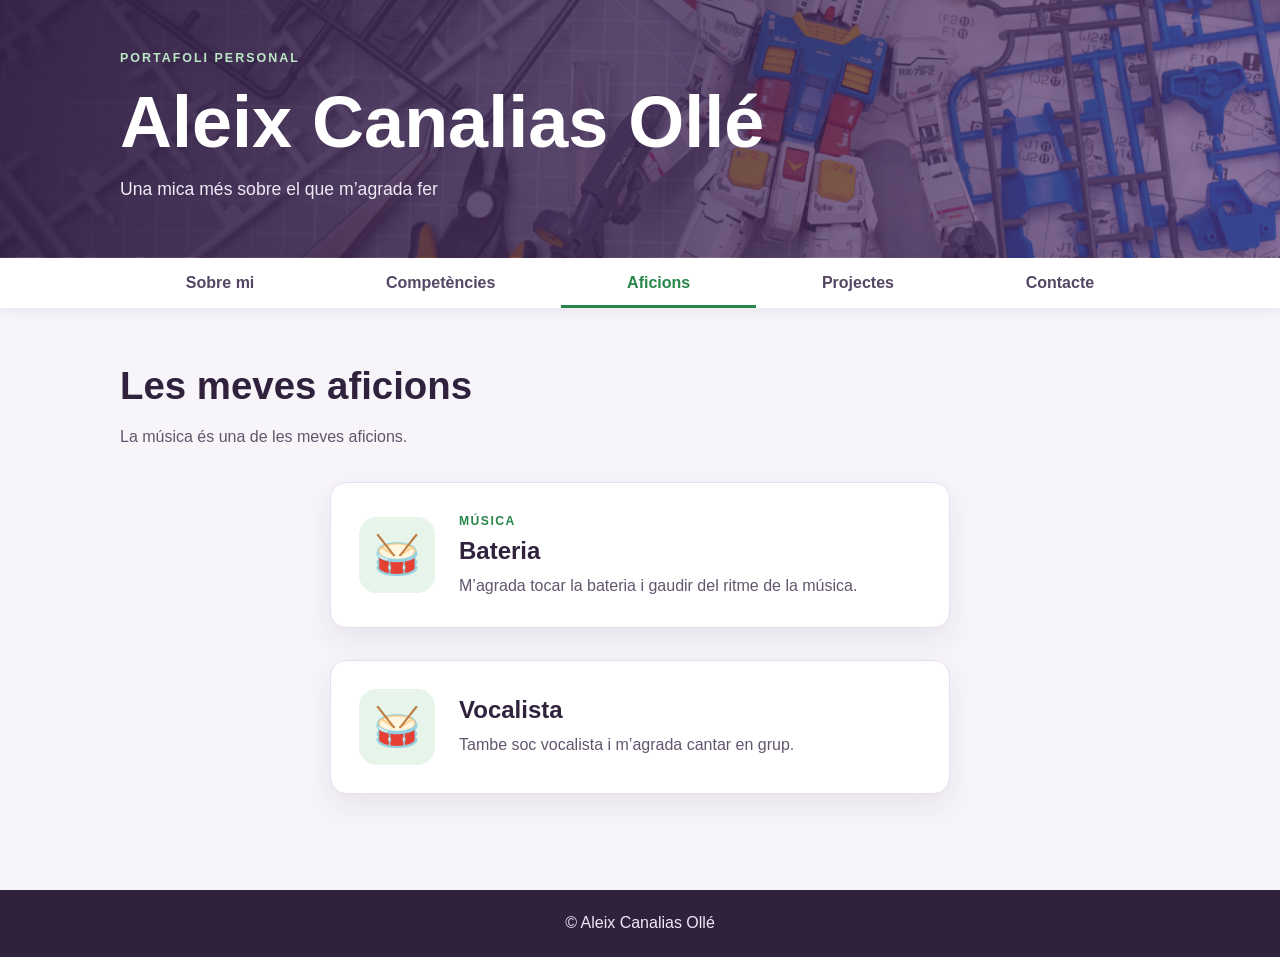
<file: aficions.html>
<!DOCTYPE html>
<html lang="ca">

<head>
  <title>Aficions | Aleix Canalias Ollé</title>
  <meta charset="utf-8">
  <meta name="viewport" content="width=device-width, initial-scale=1">
  <link rel="stylesheet" href="css/styles.css">
</head>

<body>
  <header>
    <p class="site-eyebrow">PORTAFOLI PERSONAL</p>
    <h1>Aleix Canalias Ollé</h1>
    <p class="site-subtitle">Una mica més sobre el que m’agrada fer</p>
  </header>

  <nav aria-label="Navegació principal">
    <ul>
      <li><a href="sobre_mi.html">Sobre mi</a></li>
      <li><a href="competencia.html">Competències</a></li>
      <li><a class="active" href="aficions.html" aria-current="page">Aficions</a></li>
      <li><a href="projectes.html">Projectes</a></li>
      <li><a href="contacte.html">Contacte</a></li>
    </ul>
  </nav>

  <main class="aficions-contingut">
    <section class="aficions-presentacio" aria-labelledby="titol-aficions">
      <h2 id="titol-aficions">Les meves aficions</h2>
      <p>La música és una de les meves aficions.</p>
    </section>

    <article class="aficio-targeta">
      <div class="aficio-icon" aria-hidden="true">🥁</div>
      <div>
        <p class="aficio-categoria">MÚSICA</p>
        <h3>Bateria</h3>
        <p>M’agrada tocar la bateria i gaudir del ritme de la música.</p>
      </div>
    </article>
    <article class="aficio-targeta">
      <div class="aficio-icon" aria-hidden="true">🥁</div>
      <div>
        <h3>Vocalista</h3>
        <p>Tambe soc vocalista i m’agrada cantar en grup.</p>
      </div>
    </article>
  </main>

  <footer>
    <p>© Aleix Canalias Ollé</p>
  </footer>
</body>

</html>
</file>
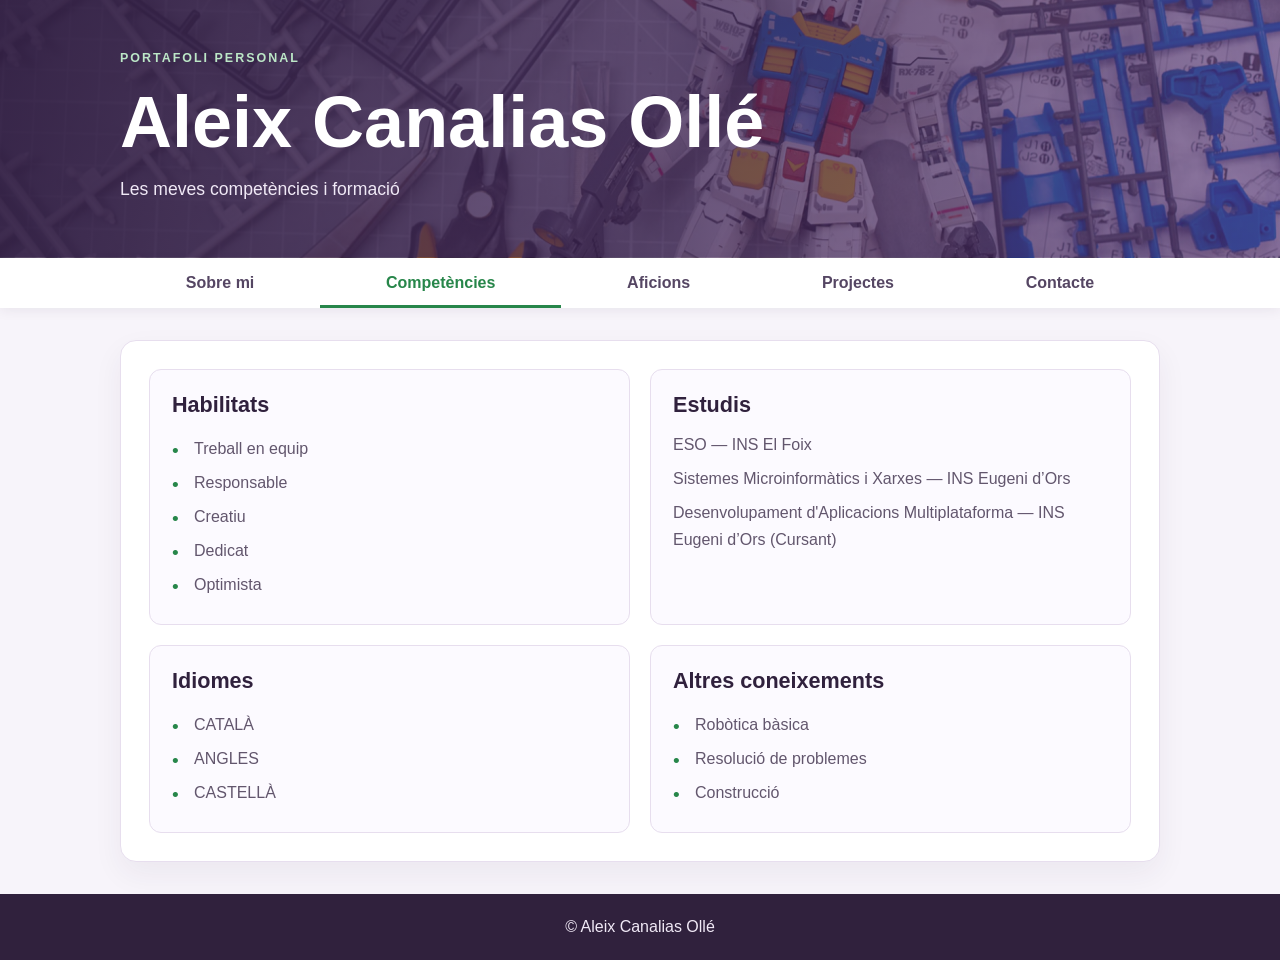
<file: competencia.html>
<!DOCTYPE html>
<html lang="ca">

<head>
  <title>Competències | Aleix Canalias Ollé</title>
  <meta charset="utf-8">
  <meta name="viewport" content="width=device-width, initial-scale=1">
  <link rel="stylesheet" href="css/styles.css">

</head>

<body>

  <header>
    <p class="site-eyebrow">PORTAFOLI PERSONAL</p>
    <h1>Aleix Canalias Ollé</h1>
    <p class="site-subtitle">Les meves competències i formació</p>
  </header>

  <section>
    <nav>
      <ul>
        <li><a href="sobre_mi.html">Sobre mi</a></li>
        <li><a class="active" href="competencia.html" aria-current="page">Competències</a></li>
        <li><a href="aficions.html">Aficions</a></li>
        <li><a href="projectes.html">Projectes</a></li>
        <li><a href="contacte.html">Contacte</a></li>
      </ul>
    </nav>
    <article>
      <div class="competencia-grid">
        <div class="competencia-bloc">
          <h2>Habilitats</h2>
          <ul class="llista-habilitats">
            <li>Treball en equip</li>
            <li>Responsable</li>
            <li>Creatiu</li>
            <li>Dedicat</li>
            <li>Optimista</li>
          </ul>
        </div>
        <div class="competencia-bloc">
          <h2>Estudis</h2>
          <p>ESO — INS El Foix</p>
          <p>Sistemes Microinformàtics i Xarxes — INS Eugeni d’Ors</p>
          <p>Desenvolupament d'Aplicacions Multiplataforma — INS Eugeni d’Ors (Cursant)</p>
        </div>
        <div class="competencia-bloc">
          <h2>Idiomes</h2>
          <ul class="llista-habilitats">
            <li>CATALÀ</li>
            <li>ANGLES</li>
            <li>CASTELLÀ</li>
          </ul>
        </div>
         <div class="competencia-bloc">
          <h2>Altres coneixements</h2>
          <ul class="llista-habilitats">
            <li>Robòtica bàsica</li>
            <li>Resolució de problemes</li>
            <li>Construcció</li>
          </ul>
        </div>
      </div>
    </article>
  </section>

  <footer>
    <p>© Aleix Canalias Ollé</p>
  </footer>

</body>

</html>
</file>
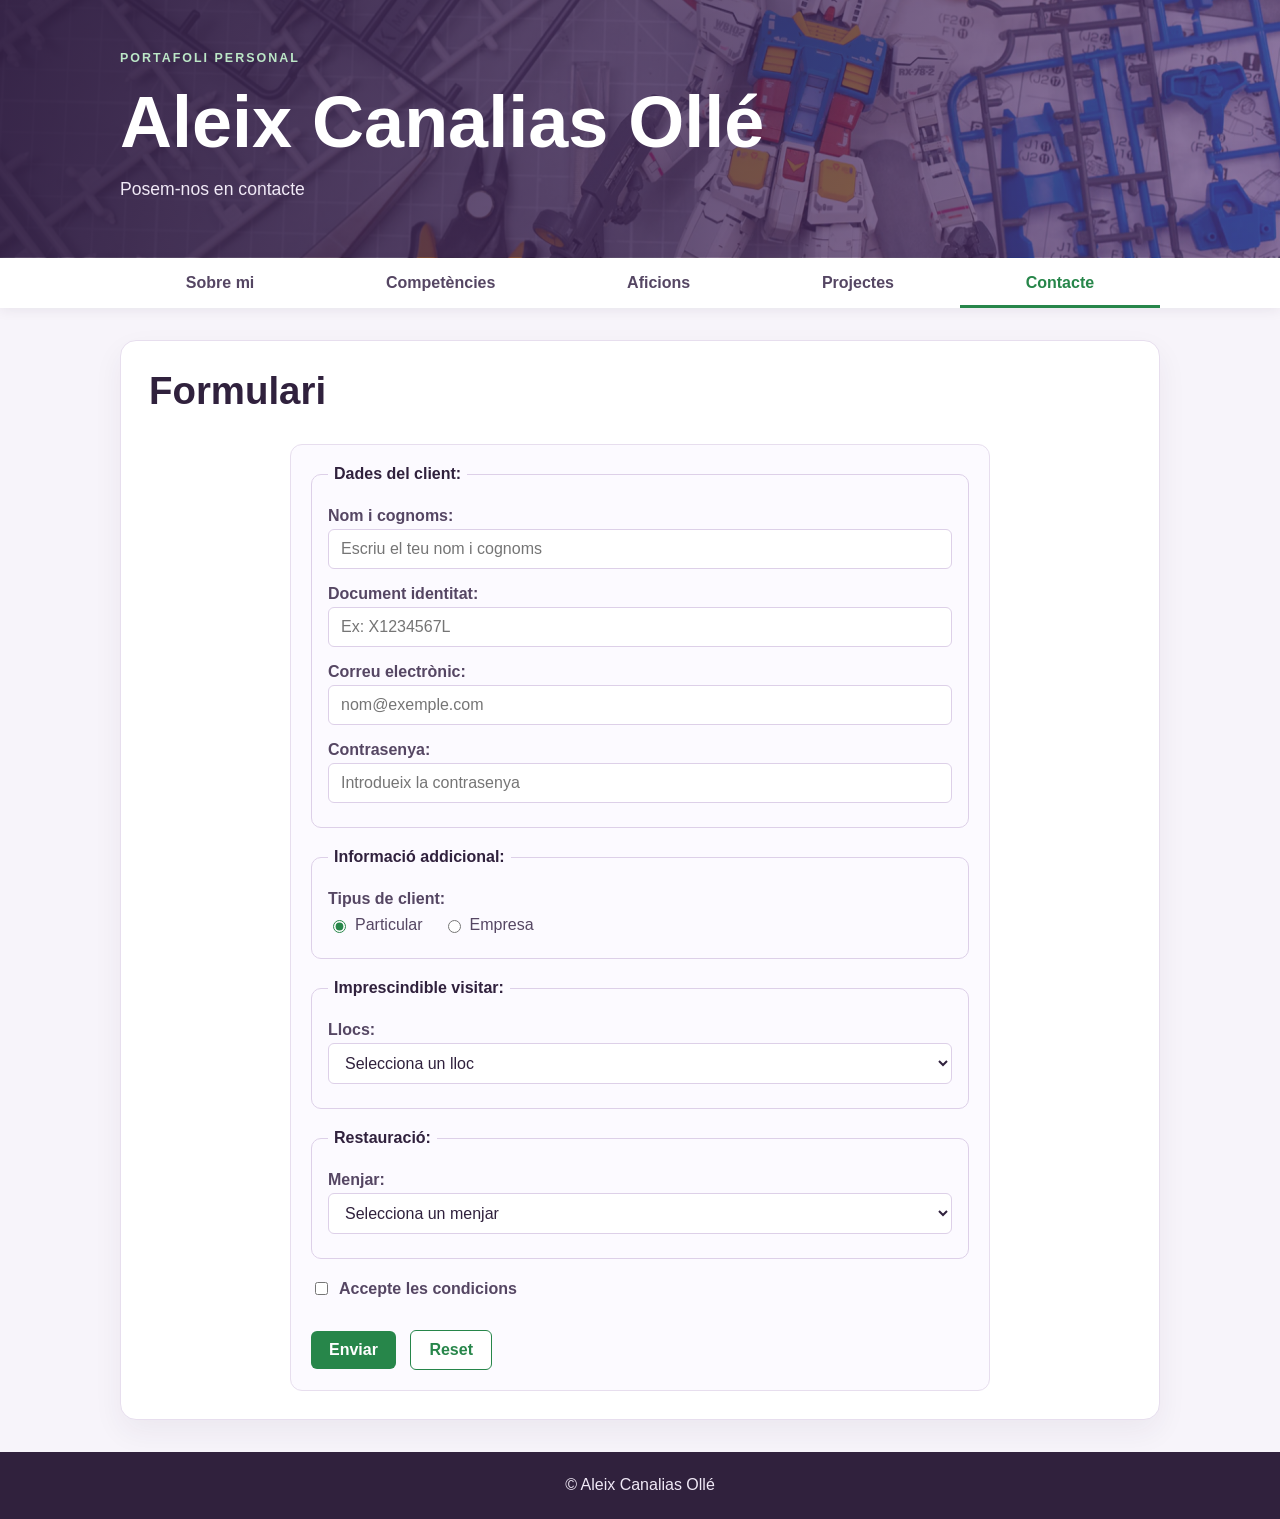
<file: contacte.html>
<!DOCTYPE html>
<html lang="ca">

<head>
  <title>Contacte | Aleix Canalias Ollé</title>
  <meta charset="utf-8">
  <meta name="viewport" content="width=device-width, initial-scale=1">
  <link rel="stylesheet" href="css/styles.css">
  <link rel="stylesheet" href="css/contacte.css">

</head>

<body>

  <header>
    <p class="site-eyebrow">PORTAFOLI PERSONAL</p>
    <h1>Aleix Canalias Ollé</h1>
    <p class="site-subtitle">Posem-nos en contacte</p>
  </header>

  <section>
    <nav>
      <ul>
        <li><a href="sobre_mi.html">Sobre mi</a></li>
        <li><a href="competencia.html">Competències</a></li>
        <li><a href="aficions.html">Aficions</a></li>
        <li><a href="projectes.html">Projectes</a></li>
        <li><a class="active" href="contacte.html" aria-current="page">Contacte</a></li>
      </ul>
    </nav>
    <article>
      <h2>Formulari</h2>
      <form action="gracies.html" method="post">

        <fieldset>
          <legend>Dades del client:</legend>
          <label for="nom">Nom i cognoms: </label>
          <input type="text" id="nom" name="nom" maxlength="50" size="50" required
            placeholder="Escriu el teu nom i cognoms">

          <label for="document">Document identitat:</label>
          <input type="text" id="document" name="document" maxlength="9" size="20" required
            pattern="^(?:[XYZ]|[0-9])[0-9]{7}[A-Z]$" title="Format NIE: X1234567L o 12345678A"
            placeholder="Ex: X1234567L">

          <label for="correu">Correu electrònic:</label>
          <input type="email" id="correu" name="correu" maxlength="100" size="30" required pattern="[a-z0-9._%+-]+@[a-z0-9.-]+\.[a-z]{3,}$"
            placeholder="nom@exemple.com">

          <label for="contrasenya">Contrasenya:</label>
          <input type="password" autocomplete="new-password" id="contrasenya" name="contrasenya" minlength="6"
            maxlength="20" size="20" required pattern="^(?=.*[A-Z])(?=.*[a-z])(?=.*\d)[A-Za-z\d]{6,20}$"
            title="La contrasenya ha de tenir mínim 6 caràcters, incloent majúscules, minúscules i números"
            placeholder="Introdueix la contrasenya">
        </fieldset>
        <fieldset>
          <legend>Informació addicional:</legend>
          <label for="tipusClient">Tipus de client: </label>
          <div class="opcio-client">
            <label><input type="radio" id="particular" name="tipusClient" value="particular" checked> Particular</label>
            <label><input type="radio" id="empresa" name="tipusClient" value="empresa"> Empresa</label>
          </div>
        </fieldset>

        <fieldset>
          <legend>Imprescindible visitar: </legend>
          <label for="lloc">Llocs: </label>
          <select id="lloc" name="lloc" required>
            <option value="">Selecciona un lloc</option>
            <option value="esglesia">Església</option>
            <option value="parc">Moli del vent</option>
            <option value="museu">Margaridolla</option>
          </select>
        </fieldset>

        <fieldset>
          <legend for="menjar">Restauració: </legend>
          <label for="menjar">Menjar: </label>
          <select id="menjar" name="menjar" required>
            <option value="">Selecciona un menjar</option>
            <option value="truita">Truita de patata</option>
            <option value="paella">Paella</option>
            <option value="olives">Olives</option>
          </select>
        </fieldset>

        <label class="condicio-label">
          <input type="checkbox" id="condicio" name="condicio" value="acceptada" required>
          Accepte les condicions
        </label>
        <br>
        <button type="submit" action="gracies.html">Enviar</button>
        <button type="reset">Reset</button>
      </form>
    </article>
  </section>

  <footer>
    <p>© Aleix Canalias Ollé</p>
  </footer>

</body>

</html>
</file>
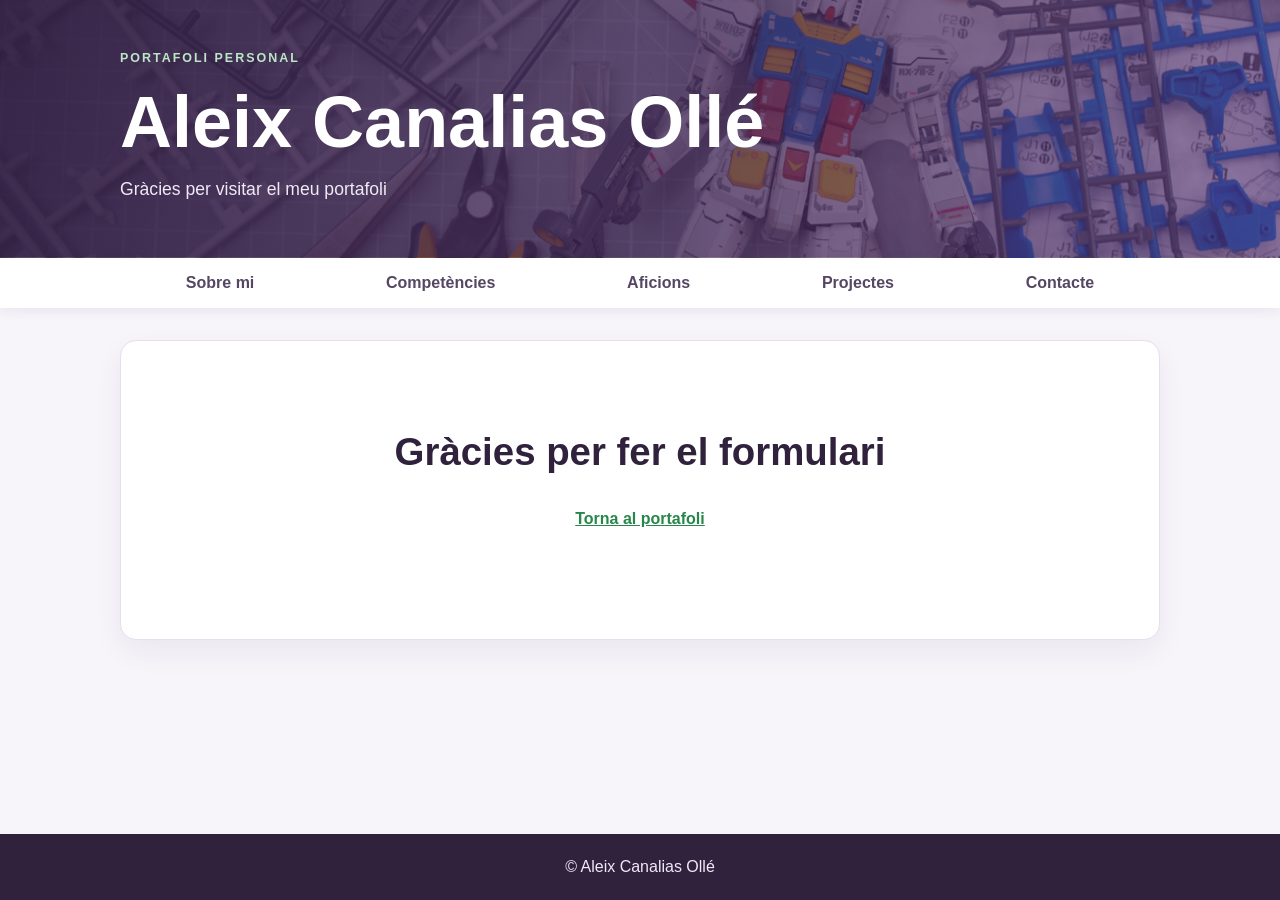
<file: gracies.html>
<!DOCTYPE html>
<html lang="ca">

<head>
  <title>Gràcies</title>
  <meta charset="utf-8">
  <meta name="viewport" content="width=device-width, initial-scale=1">
  <link rel="stylesheet" href="css/styles.css">
</head>

<body>

  <header>
    <p class="site-eyebrow">PORTAFOLI PERSONAL</p>
    <h1>Aleix Canalias Ollé</h1>
    <p class="site-subtitle">Gràcies per visitar el meu portafoli</p>
  </header>

  <section>
    <nav aria-label="Navegació principal">
      <ul>
        <li><a href="sobre_mi.html">Sobre mi</a></li>
        <li><a href="competencia.html">Competències</a></li>
        <li><a href="aficions.html">Aficions</a></li>
        <li><a href="projectes.html">Projectes</a></li>
        <li><a href="contacte.html">Contacte</a></li>
      </ul>
    </nav>
    <article class="gracies">
      <div>
        <h2>Gràcies per fer el formulari</h2>
        <p><a href="sobre_mi.html">Torna al portafoli</a></p>
      </div>
    </article>
  </section>

  <footer>
    <p>© Aleix Canalias Ollé</p>
  </footer>

</body>

</html>
</file>
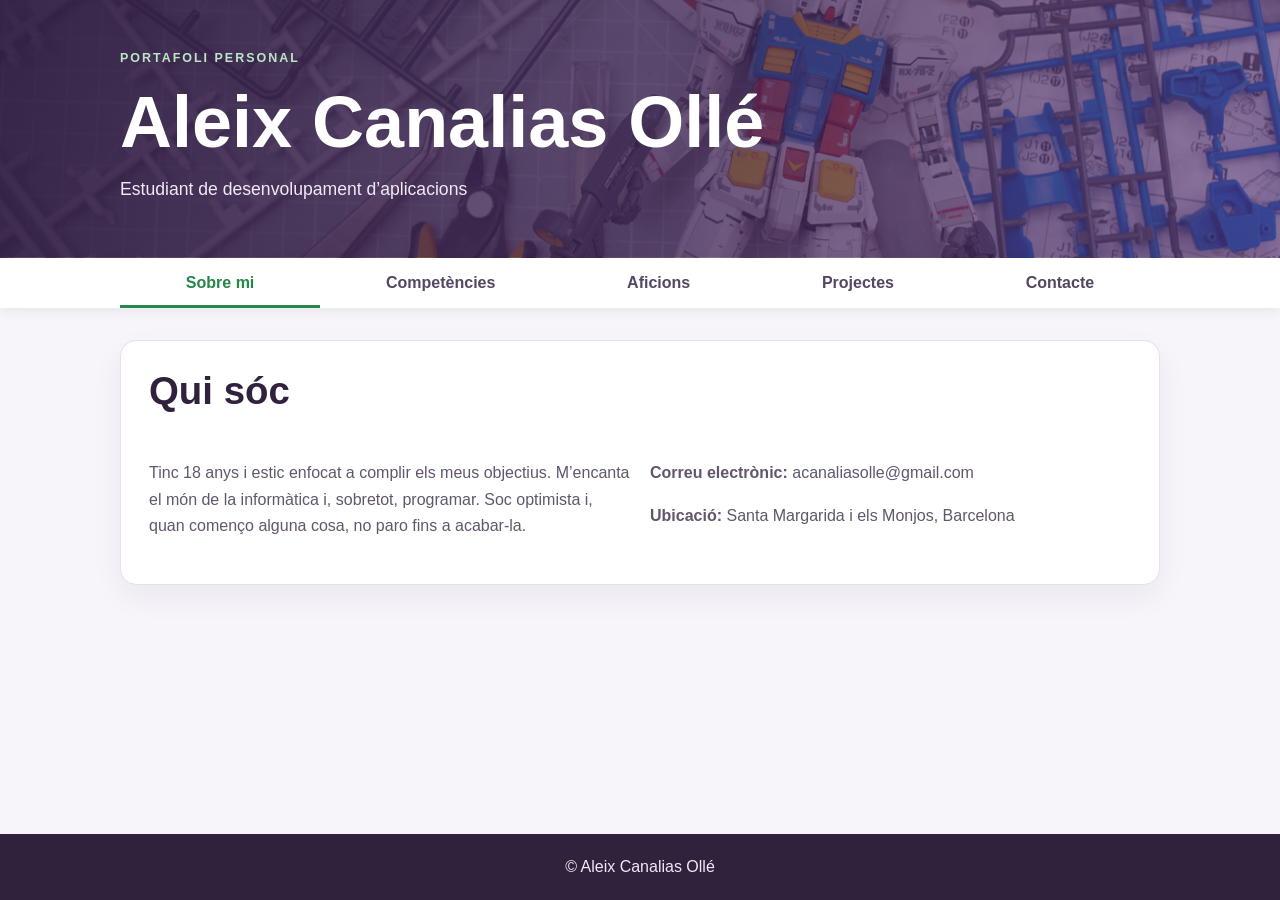
<file: sobre_mi.html>
<!DOCTYPE html>
<html lang="ca">

<head>
  <title>Sobre mi | Aleix Canalias Ollé</title>
  <meta charset="utf-8">
  <meta name="viewport" content="width=device-width, initial-scale=1">
  <link rel="stylesheet" href="css/styles.css">

</head>

<body>

  <header>
    <p class="site-eyebrow">PORTAFOLI PERSONAL</p>
    <h1>Aleix Canalias Ollé</h1>
    <p class="site-subtitle">Estudiant de desenvolupament d’aplicacions</p>
  </header>

  <section>
    <nav>
      <ul>
        <li><a class="active" href="sobre_mi.html" aria-current="page">Sobre mi</a></li>
        <li><a href="competencia.html">Competències</a></li>
        <li><a href="aficions.html">Aficions</a></li>
        <li><a href="projectes.html">Projectes</a></li>
        <li><a href="contacte.html">Contacte</a></li>
      </ul>
    </nav>
    <article>
      <h2>Qui sóc</h2>
      <div class="flex">
        <div class="column">
          <p>Tinc 18 anys i estic enfocat a complir els meus objectius. M’encanta el món de la informàtica i, sobretot,
            programar. Soc optimista i, quan començo alguna cosa, no paro fins a acabar-la.</p>
        </div>
        <div class="column">
          <p><strong>Correu electrònic:</strong> acanaliasolle@gmail.com</p>
          <p><strong>Ubicació:</strong> Santa Margarida i els Monjos, Barcelona</p>
        </div>
      </div>
    </article>
  </section>

  <footer>
    <p>© Aleix Canalias Ollé</p>
  </footer>

</body>

</html>
</file>
<file: css/styles.css>
* {
  box-sizing: border-box;
}

:root {
  color-scheme: light;
  --color-ink: #30213d;
  --color-muted: #62566d;
  --color-accent: #27864a;
  --color-accent-light: #e6f4e9;
  --color-purple: #593578;
  --color-purple-light: #f0e9f6;
  --color-surface: #ffffff;
  --color-page: #f7f4fa;
}

body {
  display: flex;
  flex-direction: column;
  min-height: 100vh;
  margin: 0;
  background: var(--color-page);
  color: var(--color-ink);
  font-family: Arial, Helvetica, sans-serif;
}

header {
  padding: 48px 24px 54px;
  background-image: linear-gradient(110deg, rgba(48, 29, 66, 0.94), rgba(89, 53, 120, 0.62)), url("Gunpla.png");
  background-position: center;
  background-size: cover;
  color: white;
  text-align: left;
}

.site-eyebrow,
.site-subtitle,
header h1 {
  width: min(100%, 1040px);
  margin-right: auto;
  margin-left: auto;
}

.site-eyebrow {
  margin-top: 0;
  margin-bottom: 12px;
  color: #bce7c7;
  font-size: 0.78rem;
  font-weight: 700;
  letter-spacing: 0.16em;
}

header h1 {
  margin-top: 0;
  margin-bottom: 12px;
  font-size: clamp(2.4rem, 7vw, 4.5rem);
  text-shadow: none;
}

.site-subtitle {
  margin-top: 0;
  margin-bottom: 0;
  color: #f0e9f6;
  font-size: 1.1rem;
}

nav {
  flex: 0 0 auto;
  padding: 0 max(20px, calc((100% - 1040px) / 2));
  background: var(--color-surface);
  box-shadow: 0 2px 12px rgba(48, 33, 61, 0.08);
}

nav ul {
  display: flex;
  width: 100%;
  max-width: 1040px;
  margin: 0 auto;
  padding: 0;
  flex-wrap: wrap;
  list-style: none;
}

nav li {
  flex: 1 1 auto;
}

nav li a {
  display: block;
  padding: 16px 12px;
  border: 0;
  color: #554663;
  font-weight: 600;
  text-align: center;
  text-decoration: none;
}

nav li a.active {
  background: transparent;
  color: var(--color-accent);
  box-shadow: inset 0 -3px var(--color-accent);
}

nav li a:hover:not(.active),
nav li a:focus-visible:not(.active) {
  background: var(--color-purple-light);
  color: var(--color-accent);
}

section {
  flex: 1;
}

article {
  width: min(calc(100% - 40px), 1040px);
  margin: 32px auto;
  padding: 28px;
  border: 1px solid #e7deee;
  border-radius: 16px;
  background: var(--color-surface);
  box-shadow: 0 12px 30px rgba(48, 33, 61, 0.06);
}

article h2,
.aficions-presentacio h2 {
  margin-top: 0;
  color: var(--color-ink);
  font-size: clamp(1.7rem, 4vw, 2.4rem);
}

p {
  color: var(--color-muted);
  line-height: 1.65;
}

.flex {
  display: grid;
  grid-template-columns: repeat(2, minmax(0, 1fr));
  gap: 20px;
}

.column {
  min-width: 0;
}

.column img {
  display: block;
  width: 100%;
  height: auto;
  object-fit: contain;
}

.competencia-grid {
  display: grid;
  grid-template-columns: repeat(2, minmax(0, 1fr));
  gap: 20px;
}

.competencia-bloc {
  padding: 22px;
  border: 1px solid #e7deee;
  border-radius: 12px;
  background: #fcfaff;
}

.competencia-bloc h2 {
  margin: 0 0 14px;
  color: var(--color-ink);
  font-size: 1.35rem;
}

.competencia-bloc p {
  margin: 8px 0;
}

.llista-habilitats {
  width: auto;
  margin: 0;
  padding: 0;
  border: 0;
  background: transparent;
  list-style: none;
}

.llista-habilitats li {
  padding: 8px 0 8px 22px;
  color: var(--color-muted);
  position: relative;
}

.llista-habilitats li::before {
  position: absolute;
  left: 0;
  color: var(--color-accent);
  content: "•";
  font-size: 1.2rem;
}

.aficions-contingut {
  flex: 1;
  width: min(calc(100% - 40px), 1040px);
  margin: 0 auto;
  padding: 48px 0 64px;
}

.aficions-presentacio h2 {
  margin: 8px 0;
}

.aficions-etiqueta-fosca {
  margin: 0;
  color: var(--color-accent);
  font-size: 0.78rem;
  font-weight: 700;
  letter-spacing: 0.12em;
}

.aficio-targeta {
  display: flex;
  align-items: center;
  gap: 24px;
  max-width: 620px;
  margin-top: 32px;
  padding: 28px;
  border: 1px solid #e7deee;
  border-radius: 16px;
  background: var(--color-surface);
  box-shadow: 0 12px 30px rgba(48, 33, 61, 0.08);
}

.aficio-icon {
  display: grid;
  flex: 0 0 76px;
  width: 76px;
  height: 76px;
  place-items: center;
  border-radius: 18px;
  background: var(--color-accent-light);
  font-size: 2.4rem;
}

.aficio-targeta .aficio-categoria {
  margin: 0 0 6px;
  color: var(--color-accent);
  font-size: 0.76rem;
  font-weight: 700;
  letter-spacing: 0.12em;
}

.aficio-targeta h3 {
  margin: 0 0 8px;
  color: var(--color-ink);
  font-size: 1.5rem;
}

.aficio-targeta p:last-child {
  margin: 0;
}

.projectes-grid {
  display: grid;
  grid-template-columns: repeat(auto-fit, minmax(min(100%, 360px), 1fr));
  gap: 24px;
  width: min(calc(100% - 40px), 1040px);
  margin: 32px auto;
}

.projectes-grid article {
  width: 100%;
  margin: 0;
}

.projectes-grid .flex {
  grid-template-columns: 1fr;
}

.projectes-grid .column img {
  max-height: 280px;
  border-radius: 10px;
  object-fit: cover;
}

.gracies {
  display: flex;
  min-height: 300px;
  align-items: center;
  justify-content: center;
  text-align: center;
}

.gracies h2 {
  margin-top: 0;
}

.gracies a {
  color: var(--color-accent);
  font-weight: 700;
}

footer {
  padding: 12px 20px;
  background: var(--color-ink);
  text-align: center;
}

footer p {
  margin: 8px 0;
  color: #f0e9f6;
}

@media (max-width: 600px) {
  header {
    padding: 40px 20px;
  }

  nav {
    padding: 0 12px;
  }

  nav li {
    flex: 1 1 30%;
  }

  nav li a {
    padding: 12px 8px;
  }

  article {
    width: calc(100% - 28px);
    margin: 20px auto;
    padding: 22px;
  }

  .flex,
  .competencia-grid,
  .projectes-grid {
    grid-template-columns: 1fr;
  }

  .projectes-grid {
    width: calc(100% - 28px);
    margin: 20px auto;
  }

  .aficions-contingut {
    width: calc(100% - 40px);
    padding: 40px 0 56px;
  }

  .aficio-targeta {
    align-items: flex-start;
    gap: 16px;
    padding: 22px;
  }

  .aficio-icon {
    flex-basis: 60px;
    width: 60px;
    height: 60px;
    font-size: 2rem;
  }
}
</file>
<file: css/contacte.css>
article form {
  max-width: 700px;
  margin: 0 auto;
  padding: 20px;
  border: 1px solid #e7deee;
  border-radius: 12px;
  background: #fcfaff;
}

fieldset {
  margin: 0 0 20px;
  padding: 16px;
  border: 1px solid #ddd0e8;
  border-radius: 10px;
}

legend {
  padding: 0 6px;
  color: #30213d;
  font-weight: 700;
}

article form label {
  display: block;
  margin: 8px 0 4px;
  color: #554663;
  font-weight: 600;
}

article form input[type="text"],
article form input[type="email"],
article form input[type="password"],
article form select {
  width: 100%;
  margin-bottom: 8px;
  padding: 10px 12px;
  border: 1px solid #ddd0e8;
  border-radius: 6px;
  background: #fff;
  color: #30213d;
  font: inherit;
}

article form input:focus,
article form select:focus {
  border-color: #27864a;
  outline: 2px solid rgba(39, 134, 74, 0.18);
}

.opcio-client {
  display: flex;
  align-items: center;
  gap: 20px;
  margin: 8px 0;
}

.opcio-client label {
  display: inline-flex;
  align-items: center;
  gap: 6px;
  margin: 0;
  font-weight: 400;
}

article form input[type="radio"],
article form input[type="checkbox"] {
  accent-color: #27864a;
}

article form .condicio-label {
  display: flex;
  align-items: center;
  gap: 8px;
}

article form button {
  margin: 10px 10px 0 0;
  padding: 10px 18px;
  border: 0;
  border-radius: 6px;
  background: #27864a;
  color: #fff;
  cursor: pointer;
  font: inherit;
  font-weight: 700;
}

article form button[type="reset"] {
  border: 1px solid #27864a;
  background: #fff;
  color: #27864a;
}

article form button:hover {
  filter: brightness(0.94);
}
</file>
